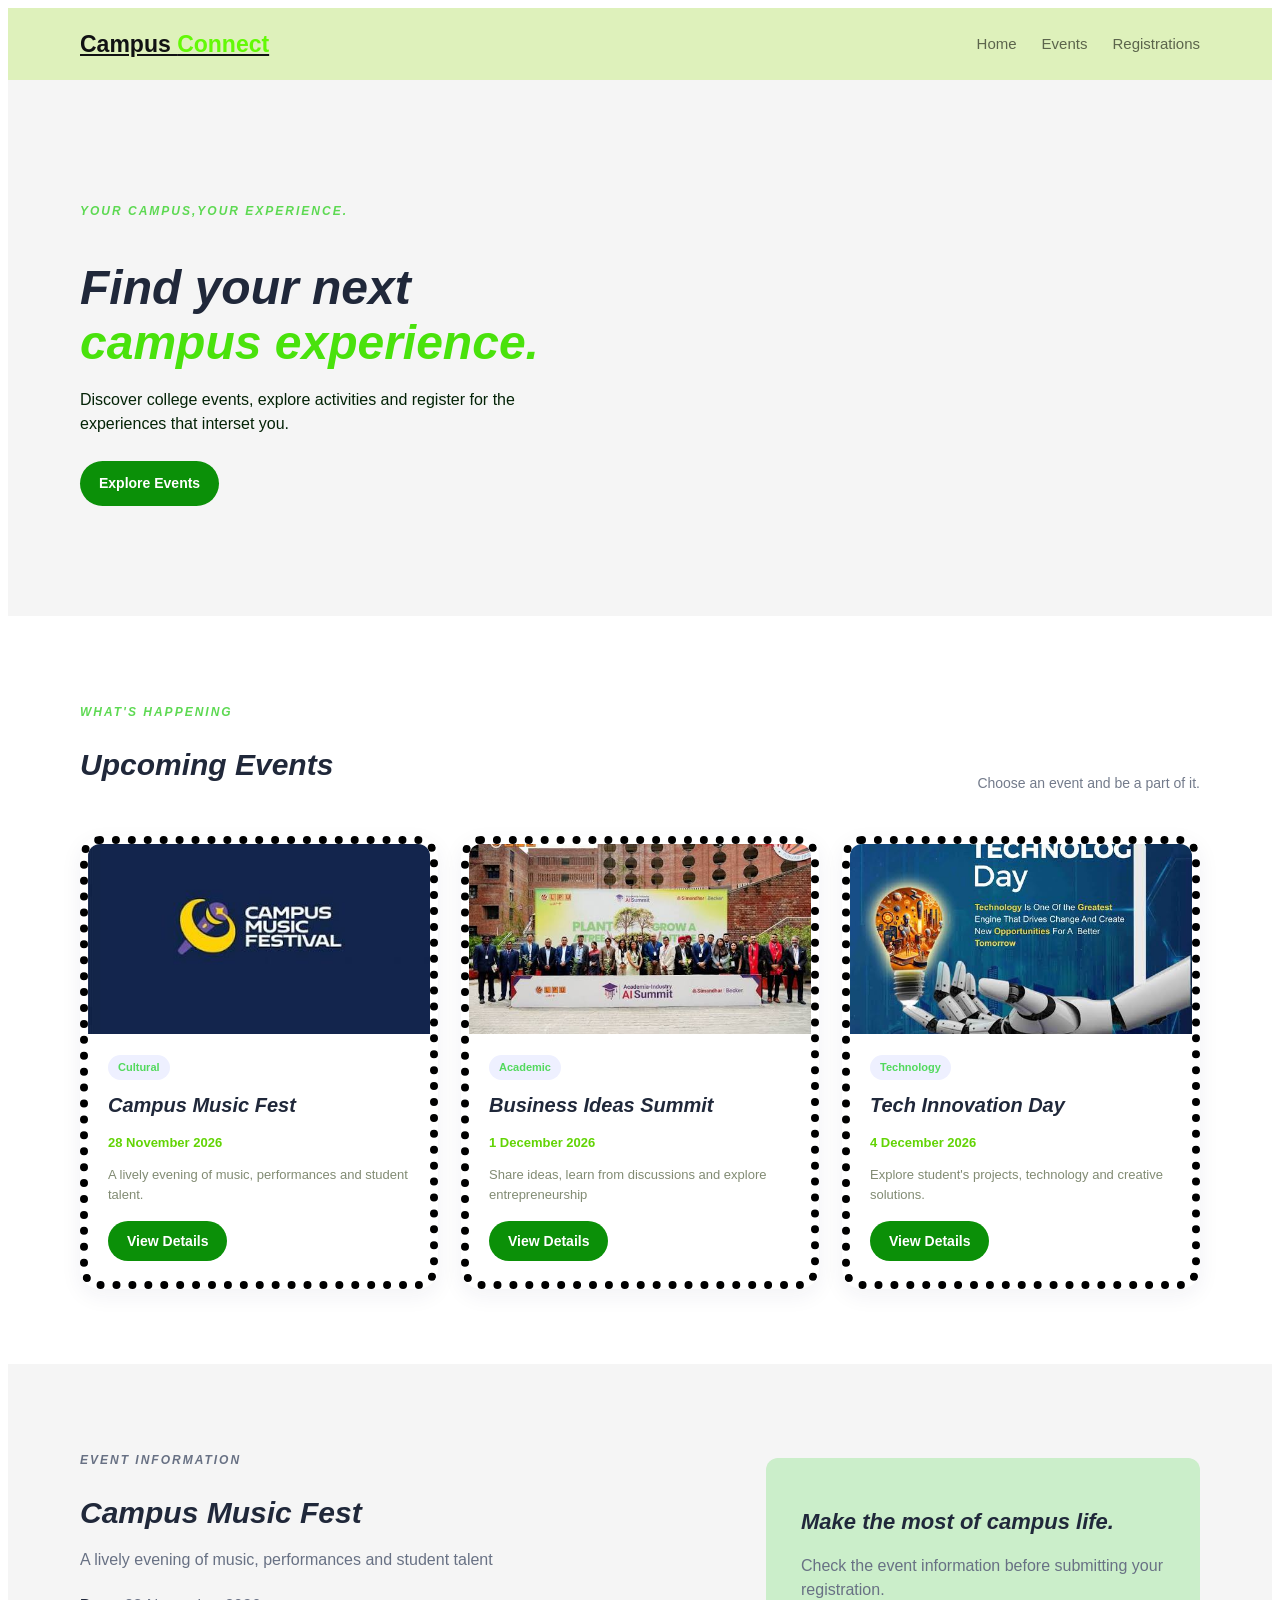
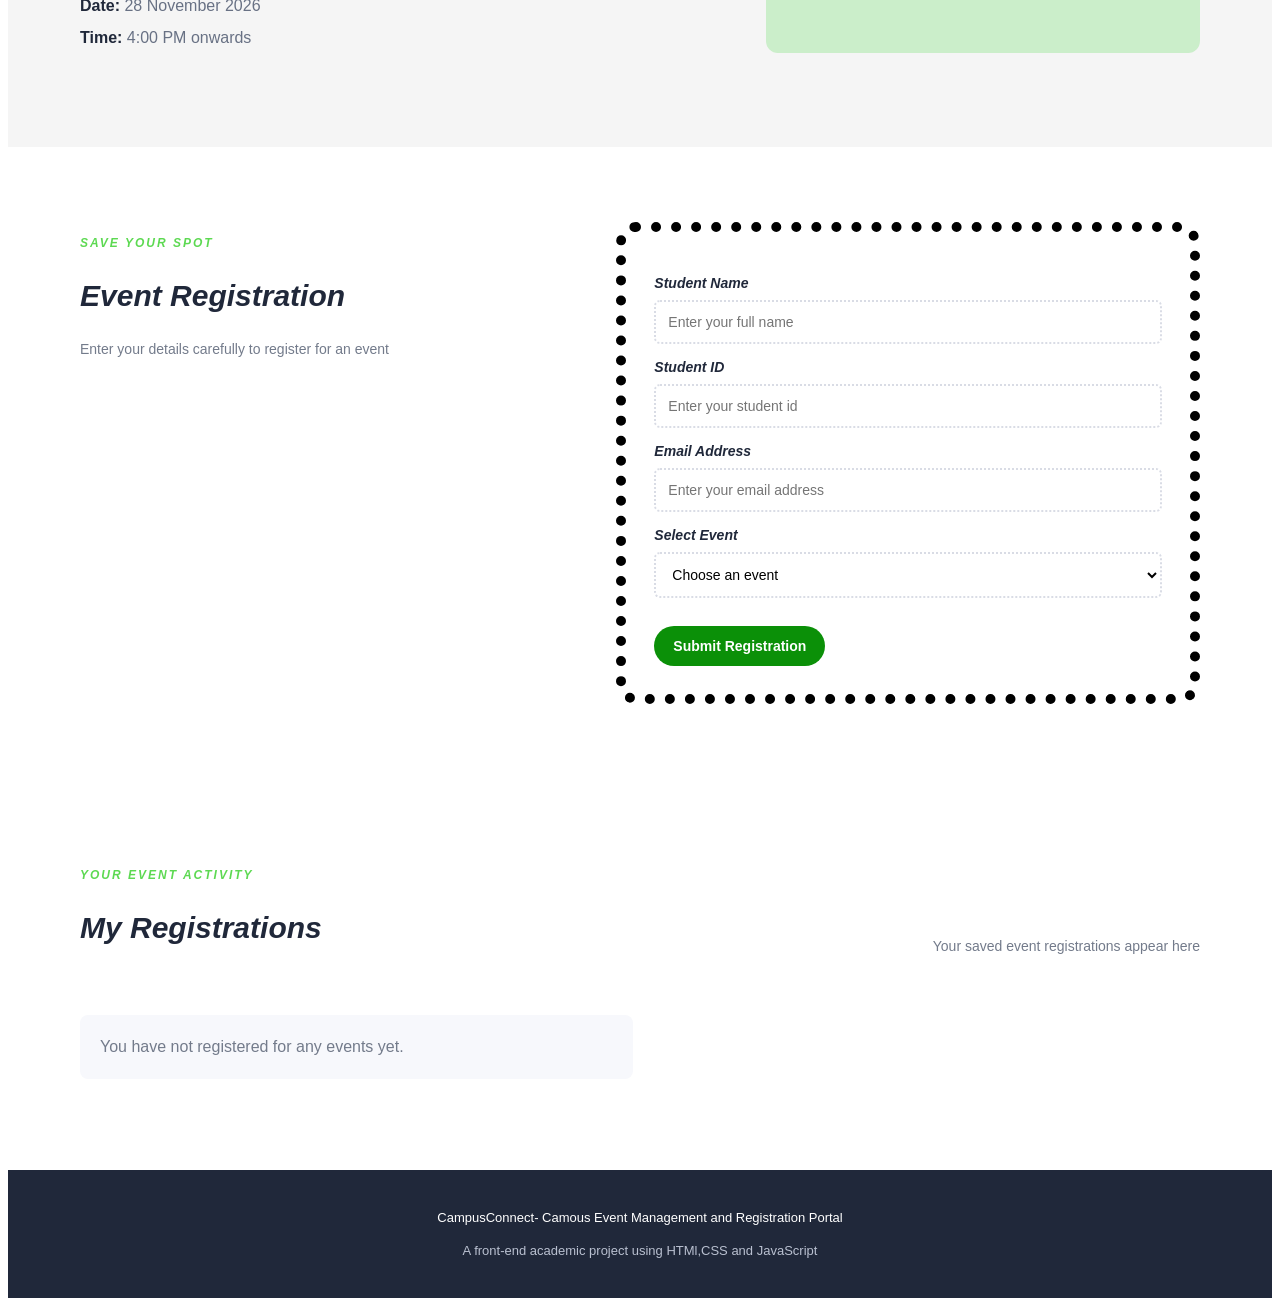
<file: index.html>
<!DOCTYPE html>
<html lang="en">
<head>
    <meta charset="UTF-8">
    <meta name="viewport" content="width=device-width, initial-scale=1.0">
    <title>CampusConnect</title>
    <link rel="stylesheet" href="style.css">
    
</head>
<body>
    <header class="header">
        <div class="container nav">
            <a class="logo" href="#home">Campus <span>Connect</span></a>
            <nav>
                <a href="#home">Home</a>
                <a href="#events">Events</a>
                <a href="#registration">Registrations</a>
            </nav>
        </div>
    </header>
    <main>
        <!-- HOME PAGE -->
         <section id="home" class="hero">
            <div class="container hero-content">
                <p class="eyebrow">YOUR CAMPUS,YOUR EXPERIENCE.</p>
                <h1>Find your next<br><span>campus experience.</span></h1>
                <p class="hero-text">
                    Discover college events, explore activities and register for the experiences that interset you.
                </p>
                <a class="button" href="#events">Explore Events</a>
            </div>
         </section>
         <section id="events" class="section container">
            <div class="section-heading">
                <div>
                    <p class="eyebrow">WHAT'S HAPPENING</p>
                    <h2>Upcoming Events</h2>
                </div>
                <p class="muted">Choose an event and be a part of it.</p>
            </div>
            <div class="event-grid">
                <article class="event-card">
                    <img src="images (3).jpeg" alt="People enjoying a music event">
                    <div class="event-info">
                        <span class="tag">Cultural</span>
                        <h3>Campus Music Fest</h3>
                        <p class="event-date">28 November 2026</p>
                        <p>A lively evening of music, performances and student talent.</p>
                        <button class="button event-button" data-event="Campus Music Fest">View Details</button>
                    </div>
                </article>
                <article class="event-card">
                    <img src="images (4).jpeg" alt="Audience attending a conference">
                    <div class="event-info">
                        <span class="tag">Academic</span>
                        <h3>Business Ideas Summit</h3>
                        <p class="event-date">1 December 2026</p>
                        <p>Share ideas, learn from discussions and explore entrepreneurship</p>
                        <button class="button event-button" data-event="Business Ideas Summit">View Details</button>
                   </div>
                </article>
                <article class="event-card">
                    <img src="images (5).jpeg" alt="Students working together on laptops">
                    <div class="event-info">
                        <span class="tag">Technology</span>
                        <h3>Tech Innovation Day</h3>
                        <p class="event-date">4 December 2026</p>
                        <p>Explore student's projects, technology and creative solutions.</p>
                        <button class="button event-button" data-event="Tech Innovation Day">View Details</button>
                    </div>
                </article>
            </div>
         </section>
         <!-- EVENT DETAILS -->
          <section id="details" class="section details-section">
            <div class="container details-box">
                <div>
            <p class="eyebrow">EVENT INFORMATION</p>
            <h2 id="detail-title">Campus Music Fest</h2>
            <p id="detail-description">A lively evening of music, performances and student talent</p>
            <div class="detail-list">
                <p><strong>Date:</strong> <span id="detail-date">28 November 2026</span></p>
                <p><strong>Time:</strong> <span id="detail-time">4:00 PM onwards</span></p>
        </div>
                </div>
        <div class="details-note">
            <span class="note-icon"></span>
            <h3>Make the most of campus life.</h3>
            <p>Check the event information before submitting your registration.</p>
        </div>
                </div>         
          </section>
          <!-- REGISTRATION FORM -->
           <section id="registration" class="section container">
            <div class="form-layout">
                <div>
                <p class="eyebrow">SAVE YOUR SPOT</p>
                <h2>Event Registration</h2>
                <p class="muted">Enter your details carefully to register for an event</p>
            </div>
            <form id="registration-form" class="registration-form">
                <label for="student-name">Student Name</label>
                <input type="text" id="student-name" placeholder="Enter your full name">

                <label for="student-id">Student ID</label>
                <input type="text" id="student-id" placeholder="Enter your student id">

                <label for="student-email">Email Address</label>
                <input type="email" id="student-email" placeholder="Enter your email address">

                <label for="event-choice">Select Event</label>
                <select id="event-choice">
                    <option value="">Choose an event</option>
                    <option value="Campus Music Fest">Campus Music Fest</option>
                    <option value="Business Ideas Summit">Business Ideas Summit</option>
                    <option value="Tech Innovation Day">Tech Innovation Day</option>
                </select>
                <p id="form-error" class="error-message" aria-live="polite"></p>
                <button type="submit" class="button">Submit Registration</button>
            </form>
        </div>
    </section>
    <!-- CONFIRMATION MESSAGE -->
     <section id="confirmation" class="section container hidden">
        <div class="confirmation-box">
            <div class="success-mark"></div>
            <p class="eyebrow">REGISTRATION COMPLETE</p>
            <h2>You're registered!</h2>
            <p id="confirmation-text">Your registration has been saved successfully</p>
            <a href="#my-registrations" class="button">View My Registration</a>
                </div>
             </section>
             <!-- MY REGISTRATIONS -->
              <section id="my-registrations" class="section container">
                <div class="section-heading">
                    <div>
                        <p class="eyebrow">YOUR EVENT ACTIVITY</p>
                        <h2>My Registrations</h2>
                    </div>
                    <p class="muted">Your saved event registrations appear here</p>
                </div>
                <div id="registration-list" class="registration-list">
                    <p class="empty-message">You have not registered for any events yet</p>
            </div>
        </section>
    </main>
    <footer class="footer">
        <div class="container">
            <p>CampusConnect- Camous Event Management and Registration Portal</p>
            <p class="footer-small">A front-end academic project using HTMl,CSS and JavaScript</p>
       </div>
    </footer>
    <script src="script.js"></script>
</body>
</html>
</file>
<file: style.css>
*{
    box-sizing:border-box;
}

body {
    font-family: Verdana, Geneva, Tahoma, sans-serif, sans-serif;
    color: #20283a;
    background-color: #ffffff;
    line-height: 1.5;
}

.container {
    width: 90%;
    max-width: 1120px;
    margin: auto;
}

.header {
    background-color:rgb(222, 241, 187);
    position: sticky;
    top: 0px;
    z-index: 10;
}

.nav {
    min-height: 72px;
    display: flex;
    justify-content: space-between;
    align-items: center;
    gap: 20px;
}

.logo {
    color: #111213;
    font-size: 23px;
    font-weight: bold;
}

.logo span {
    color: #63f906;
}

nav {
    display: flex;
    gap: 25px;
}

nav a {
    color: #5c654c;
    text-decoration: none;
    font-size: 15px;
}

nav a:hover {
    color: #074af3;
}

.hero {
    background-color: whitesmoke;
    padding: 90px 0;
}

.hero-content {
    padding: 20px 0;
}

.eyebrow {
    color: #5dd952;
    font-size: 12px;
    font-weight: bold;
    letter-spacing: 2px;
    margin-bottom: 12px;
    font-style: italic;
}

h1 {
    font-size: 48px;
    line-height: 1.15;
    margin-bottom: 18px;
    font-style: italic;
}

h1 span {
    color: #49e20c;
}

.hero-text {
    max-width: 520px;
    color: #042307;
    margin-bottom: 25px;
}

.button {
    display: inline-block;
    border: none;
    border-radius: 25px;
    background-color: #0b9008;
    color: white;
    padding: 12px 19px;
    text-decoration: none;
    font-size: 14px;
    font-weight: bolder;
    cursor: pointer;
}

.button:hover {
    background-color: #4ab563;
}

.section {
    padding-top: 75px;
    padding-bottom: 75px;
}

.section-heading {
    display: flex;
    justify-content: space-between;
    align-items: end;
    gap: 20px;
    margin-bottom: 28px;
}

h2 {
    font-size: 30px;
    line-height: 1.25;
    font-style: italic;
}

.muted {
    color: #737b8b;
    font-size: 14px;
}

.event-grid {
    display: grid;
    grid-template-columns: repeat(3, 1fr);
    gap: 23px;
}

.event-card {
    border: 8px dotted black;
    border-radius: 20px;
    overflow: hidden;
    background-color: #ffffff;
    box-shadow: 0 7px 22px rgba(30, 42, 80, 0.06);
}

.event-card img {
    width: 100%;
    height: 190px;
    object-fit: cover;
    display: block;
}

.event-info {
    padding: 20px;
}

.tag {
    display: inline-block;
    color: #52d95d;
    background-color: #eef0ff;
    border-radius: 20px;
    padding: 4px 10px;
    font-size: 11px;
    font-weight: bolder;
}

.event-info h3 {
    margin: 10px 0 5px;
    font-size: 20px;
    font-style: italic;
}

.event-info p {
    color: #818b73;
    font-size: 13px;
    margin-bottom: 12px;
}

.event-info .event-date {
    color: #62d405;
    font-weight: 800;
}

.event-button {
    margin-top: 5px;
}

.details-section {
    background-color:whitesmoke;
}

.details-box {
    display: grid;
    grid-template-columns: 1.5fr 1fr;
    gap: 35px;
    align-items: center;
}

.details-box h2 {
    margin-bottom: 12px;
    font-style: italic;
}

.details-box p {
    color: #687184;
}

.detail-list {
    margin: 22px 0;
}

.detail-list p {
    margin: 8px 0;
}

.detail-list strong {
    color: #20283a;
}

.details-note {
    background-color: #cbeeca;
    border-radius: 12px;
    padding: 35px;
}

.note-icon {
    color: #06f826;
    font-size: 30px;
}

.details-note h3 {
    margin: 12px 0;
    font-style: italic;
    font-size: 22px;
}

.form-layout {
     display: grid; 
     grid-template-columns: 1fr 1.2fr; 
     gap: 50px; 
     align-items: start; 
}

.registration-form {
    border: 10px dotted black;
    border-radius: 20px;
    padding: 28px;
}

.registration-form label {
    display: block;
    margin: 13px 0 6px;
    font-size: 14px;
    font-weight: bold;
    font-style: italic;
}

.registration-form input,
.registration-form select {
    width: 100%;
    padding: 12px;
    border: 2px dotted #d9dce5;
    border-radius: 6px;
    font-size: 14px;
    background-color: #ffffff;
}

.registration-form input:focus,
.registration-form select:focus {
    outline: 2px solid #cbd2ff;
    border-color: #5267d9;
}

.registration-form button {
    margin-top: 15px;
}

.error-message {
    color: #c0392b;
    font-size: 13px;
    margin-top: 10px;
}

.confirmation-box {
    text-align: center;
    background-color: #f1f8f3;
    border-radius: 12px;
    padding: 40px 20px;
}

.confirmation-box h2 {
    margin-bottom: 10px;
}

.confirmation-box p {
    margin-bottom: 18px;
    color: #5f6d63;
}

.success-mark {
    width: 48px;
    height: 48px;
    line-height: 48px;
    margin: 0 auto 15px;
    border-radius: 50%;
    background-color: #d6efdc;
    color: #247a3c;
    font-size: 25px;
    font-weight: bold;
}

.hidden {
    display: none;
}

.registration-list {
    display: grid;
    grid-template-columns: repeat(2, 1fr);
    gap: 15px;
}

.saved-registration {
    border: 1px solid #e8eaf0;
    border-left: 4px solid #5267d9;
    border-radius: 8px;
    padding: 17px;
    background-color: #ffffff;
}

.saved-registration h3 {
    margin-bottom: 5px;
}

.saved-registration p {
    color: #737b8b;
    font-size: 13px;
}

.empty-message {
    color: #737b8b;
    padding: 20px;
    background-color: #f7f8fc;
    border-radius: 8px;
}

.footer {
    background-color: #20283a;
    color: #ffffff;
    text-align: center;
    padding: 25px 0;
    font-size: 13px;
}

.footer-small {
    color: #b9c0d0;
    margin-top: 5px;
}

/* RESPONSIVE DESIGN */
@media (max-width: 750px) {
    .nav,
    .section-heading {
        flex-direction: column;
        align-items: flex-start;
    }

    nav {
        flex-wrap: wrap;
        gap: 13px;
        padding-bottom: 15px;
    }

    h1 {
        font-size: 36px;
    }

    .event-grid,
    .details-box,
    .form-layout,
    .registration-list {
        grid-template-columns: 1fr;
    }

    .hero {
        padding: 60px 0;
    }

    .section {
        padding-top: 50px;
        padding-bottom: 50px;
    }
}
</file>
